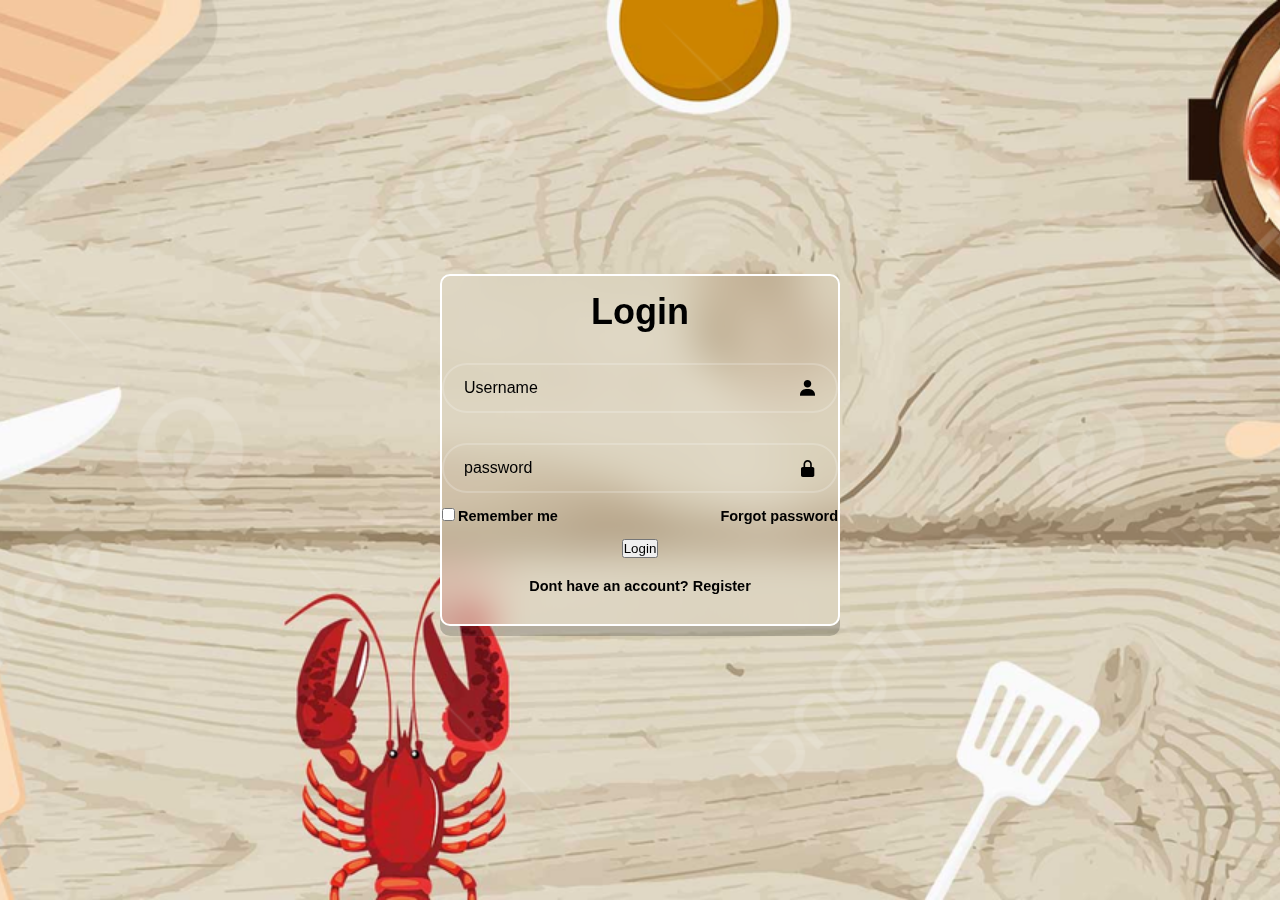
<file: index.html>
<!DOCTYPE html>
<html lang="en">
<head>
    <meta charset="UTF-8">
    <meta name="viewport" content="width=device-width, initial-scale=1.0">
    <title>Login Page</title>
    <link rel="stylesheet" href="signup.css">
    <link href='https://unpkg.com/boxicons@2.1.4/css/boxicons.min.css' rel='stylesheet'>
</head>
<body>
    <div class="wrapper">
        <form action="">
            <h1>Login</h1>
            <div class="input-box">
                <input type="text" placeholder="Username" required>
                <i class='bx bxs-user'></i>
            </div>
            <div class="input-box">
                <input type="password" placeholder="password" required>
                <i class='bx bxs-lock-alt' ></i>
            </div>

            <div class="remember-forgot">
                <label><input type="checkbox">Remember me </label>
                <a href="#">Forgot password</a>
            </div>
            <a href="login.html" ><input type="button" value="Login"></a>
            <div class="register-link">
                <p>Dont have an account? 
                    <a href="#">Register</a>
                </p>
            </div>
        </form>
    </div>
</body>
</html>
</file>
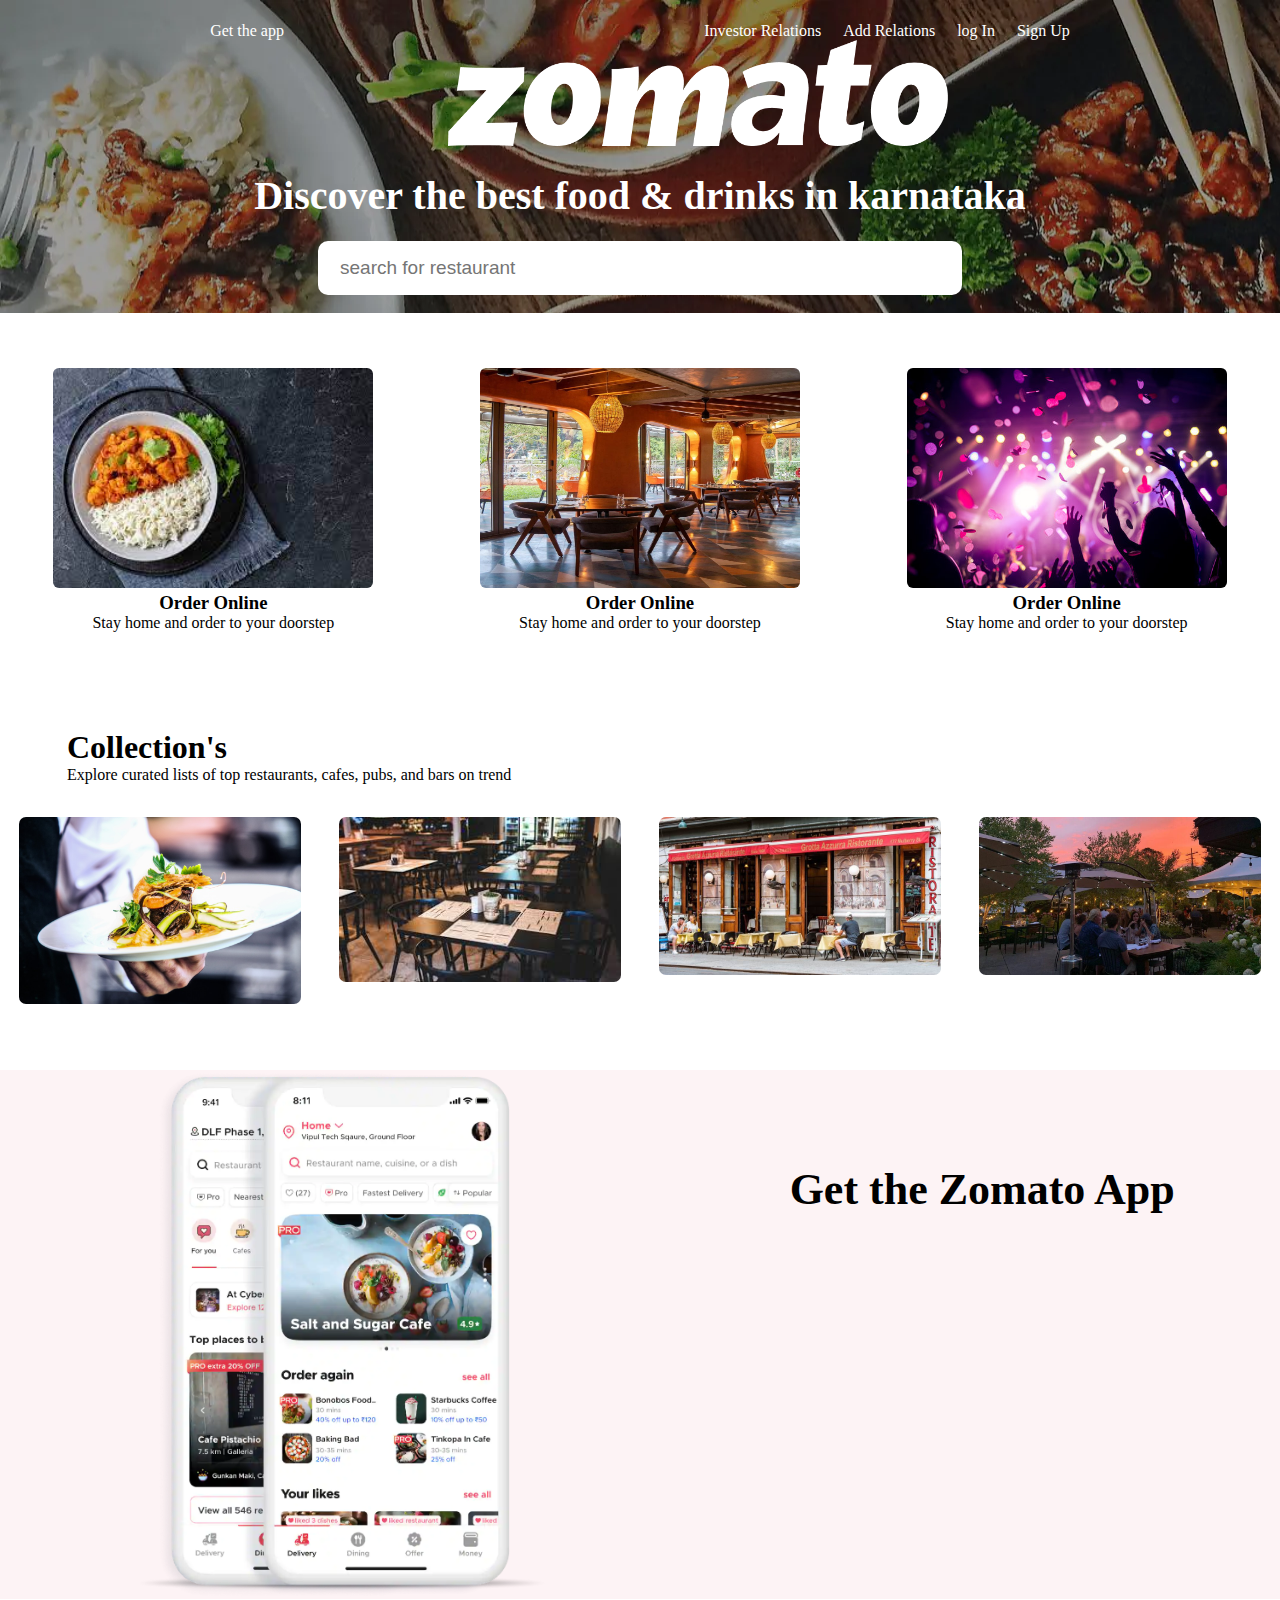
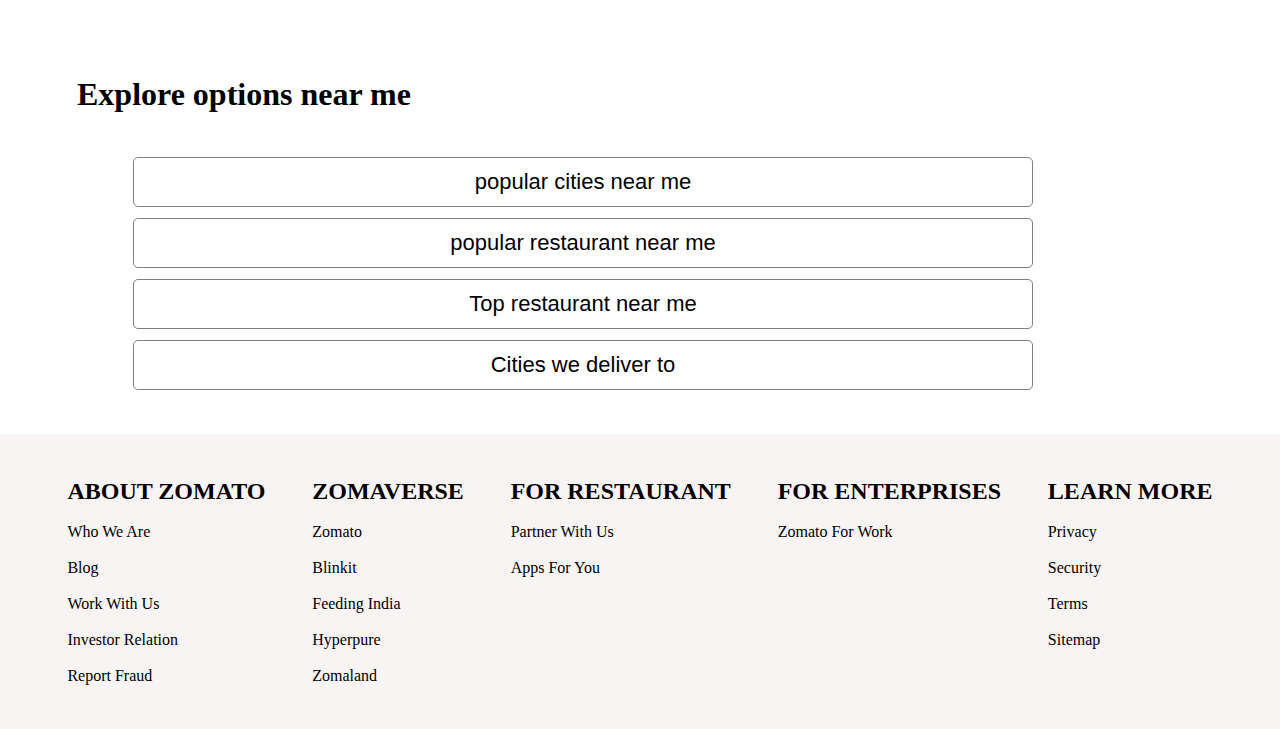
<file: login.html>
<!DOCTYPE html>
<html lang="en">
<head>
    <meta charset="UTF-8">
    <meta name="viewport" content="width=device-width, initial-scale=1.0">
    <title>login Page</title>
    <link rel="stylesheet" href="login.css">
    <link href="">

</head>
<body>
    <div class="nv">
        <nav>
            <p>Get the app</p>
            <div class="right">
                <p>Investor Relations</p>
                <p>Add Relations</p>
                <p>log In</p>
                <p>Sign Up</p>
            </div>
        </nav>

        <div class="Logo"> &nbsp; &nbsp; &nbsp; &nbsp; &nbsp; &nbsp; &nbsp; &nbsp; &nbsp; &nbsp; &nbsp; &nbsp; &nbsp; &nbsp; &nbsp; &nbsp; &nbsp; &nbsp; &nbsp; &nbsp; &nbsp; &nbsp; &nbsp; &nbsp; &nbsp; &nbsp; &nbsp; &nbsp; &nbsp; &nbsp; &nbsp; &nbsp; &nbsp; &nbsp; &nbsp; &nbsp; &nbsp; &nbsp; &nbsp; &nbsp; &nbsp; &nbsp; &nbsp; &nbsp; &nbsp; &nbsp; &nbsp; &nbsp; &nbsp; &nbsp; &nbsp; &nbsp; &nbsp; &nbsp; &nbsp; &nbsp; 
            <img src="z2.webp" alt="" width="500" >

        </div>
        <div class="text">
            <h1>Discover the best food & drinks in karnataka</h1>

        </div>
        <div class="inp">
            <input type="text" placeholder="search for restaurant">
        </div><br>
    </div>
    

    <div class="card">
        <div class="crd">
            <a href="menu.html">
                <img src="rice.jpeg" alt="img" ></a>
            <h3>Order Online</h3>
            <p>Stay home and order to your doorstep</p>
        </div>

            <div class="crd">
                <a href="menu.html">
                <img src="res.jpg" alt=""></a>
                <h3>Order Online</h3>
                <p>Stay home and order to your doorstep</p>
            </div>

                <div class="crd">
                <a href="menu.html">
                    <img src="party.jpg" alt=""></a>
                    <h3>Order Online</h3>
                    <p>Stay home and order to your doorstep</p>
                </div>
    </div>

    <div class="coll">
        <div class="txt">
            <h1>Collection's</h1>
            <p>Explore curated lists of top restaurants, cafes, pubs, and bars on trend</p>
        </div>

        <div class="rest">
            <img src="rrr.jpg" alt="" width="600" height="450">
            <img src="res1.jpeg" alt="">
            <img src="res2.jpg" alt="">
            <img src="res3.jpg" alt="">
        </div>
    </div>
    <div class="app">
        <img src="z6.webp" alt="">
        <h1> Get the  Zomato App </h1>
        
    </div>
   

    <div class="btn">
        <h1>Explore options near me</h1>
        <button>popular cities near me</button>
        <button>popular restaurant near me</button>
        <button>Top restaurant near me</button>
        <button>Cities we deliver to</button>
        
    </div>

    <div class="footer">
        <div class="list">
            <h2>ABOUT ZOMATO</h2><br>
            <p>Who We Are</p><br>
            <p>Blog</p><br>
            <p>Work With Us</p><br>
            <p>Investor Relation</p><br>
            <p>Report Fraud</p>
        </div>

        <div class="list">
            <h2>ZOMAVERSE</h2><br>
            <p>Zomato</p><br>
            <p>Blinkit</p><br>
            <p>Feeding India</p><br>
            <p>Hyperpure</p><br>
            <p>Zomaland</p>
        </div>

        <div class="list">
            <h2>FOR RESTAURANT</h2><br>
            <p>Partner With Us</p><br>
            <p>Apps For You</p><br>
        
        </div>

        <div class="list">
            <h2>FOR ENTERPRISES</h2><br>
            <p>Zomato For Work</p>
            
        </div>

        <div class="list">
            <h2>LEARN MORE</h2><br>
            <p>Privacy</p><br>
            <p>Security</p><br>
            <p>Terms</p><br>
            <p>Sitemap</p>
        </div>
    </div>
</body>
</html>
</file>
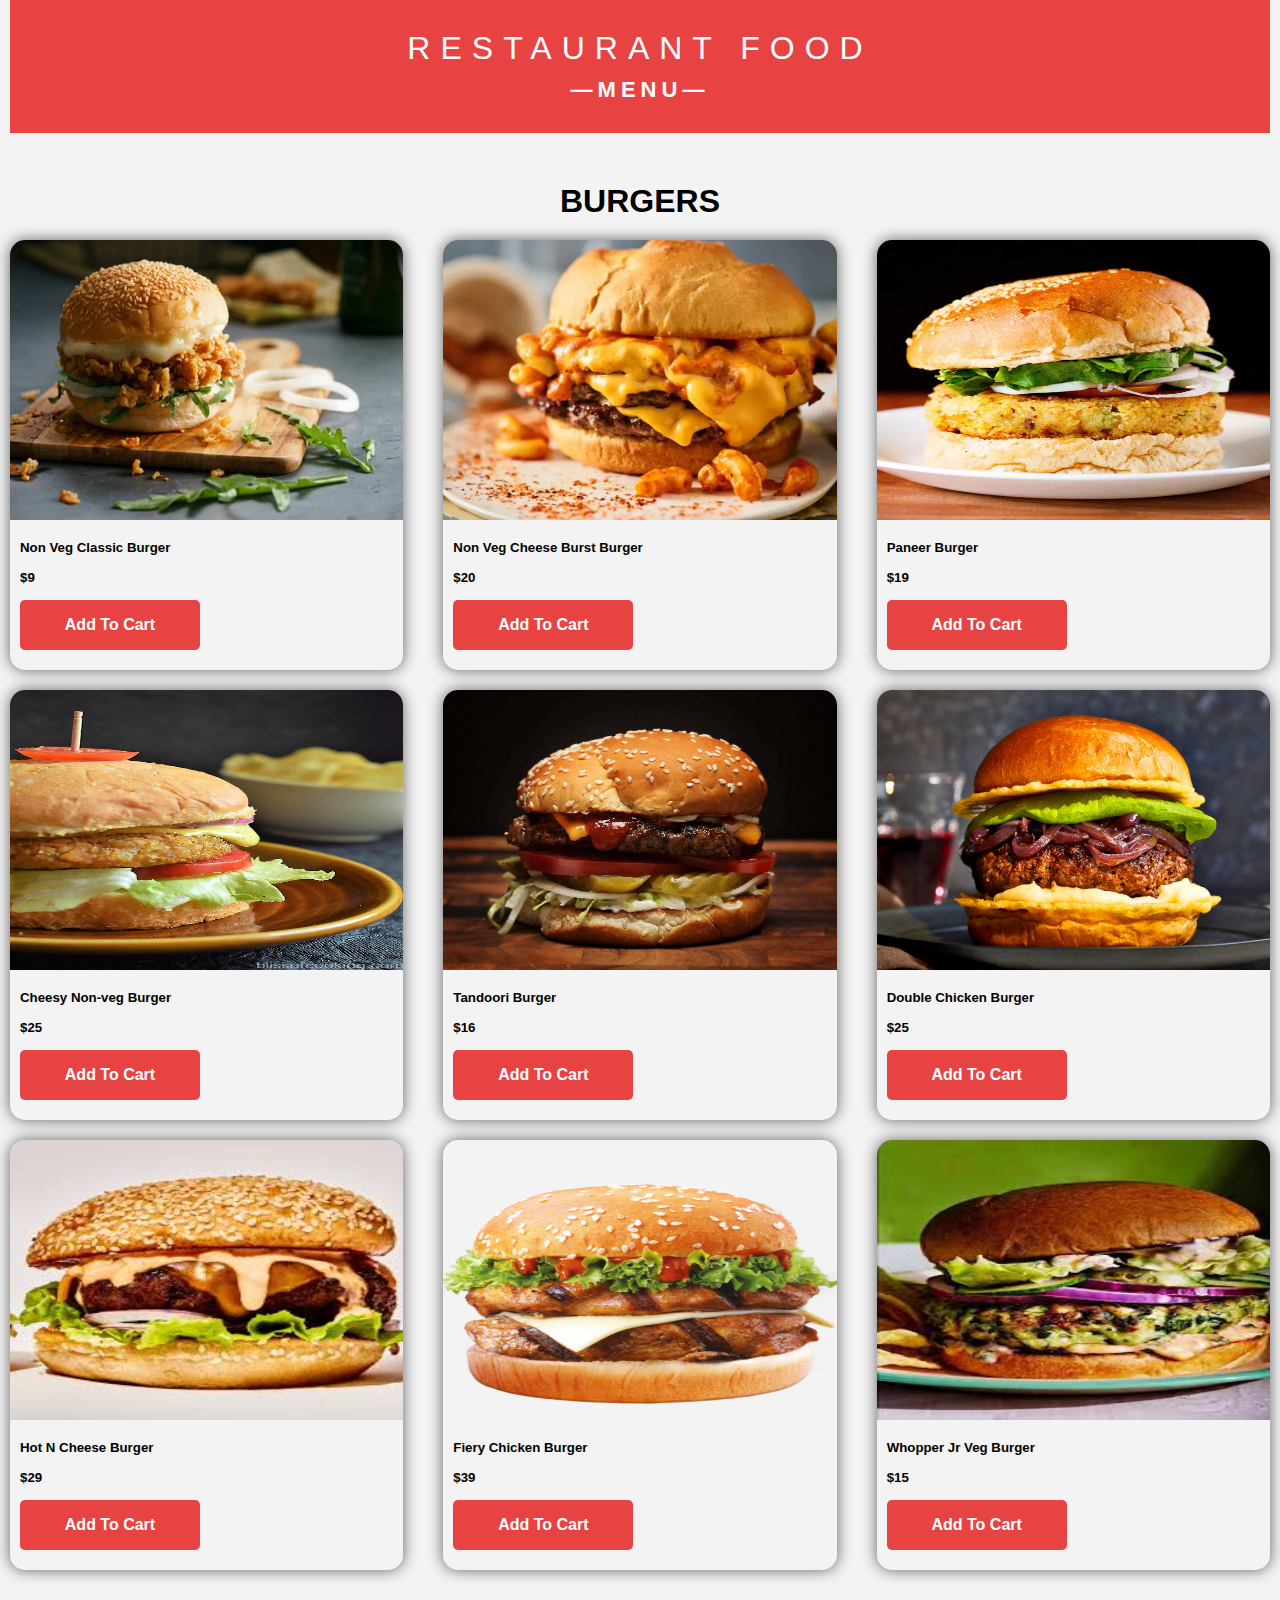
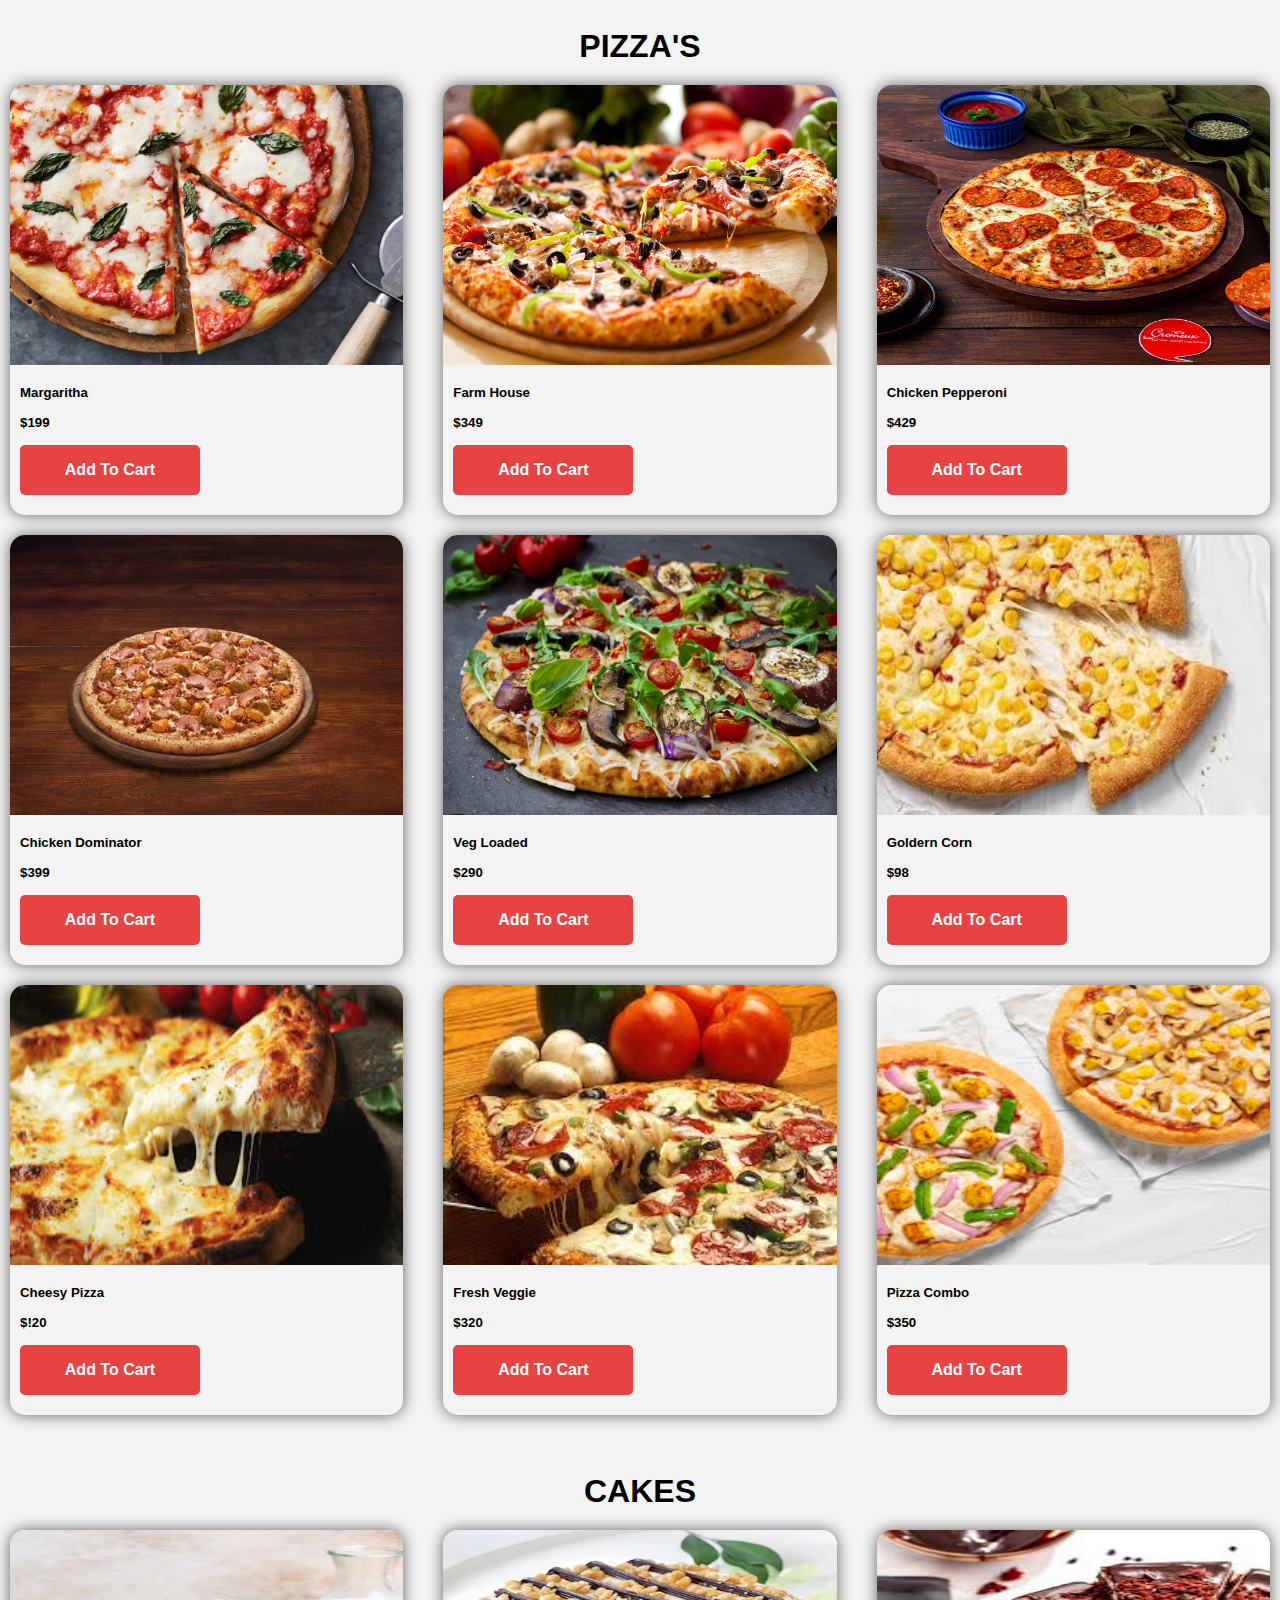
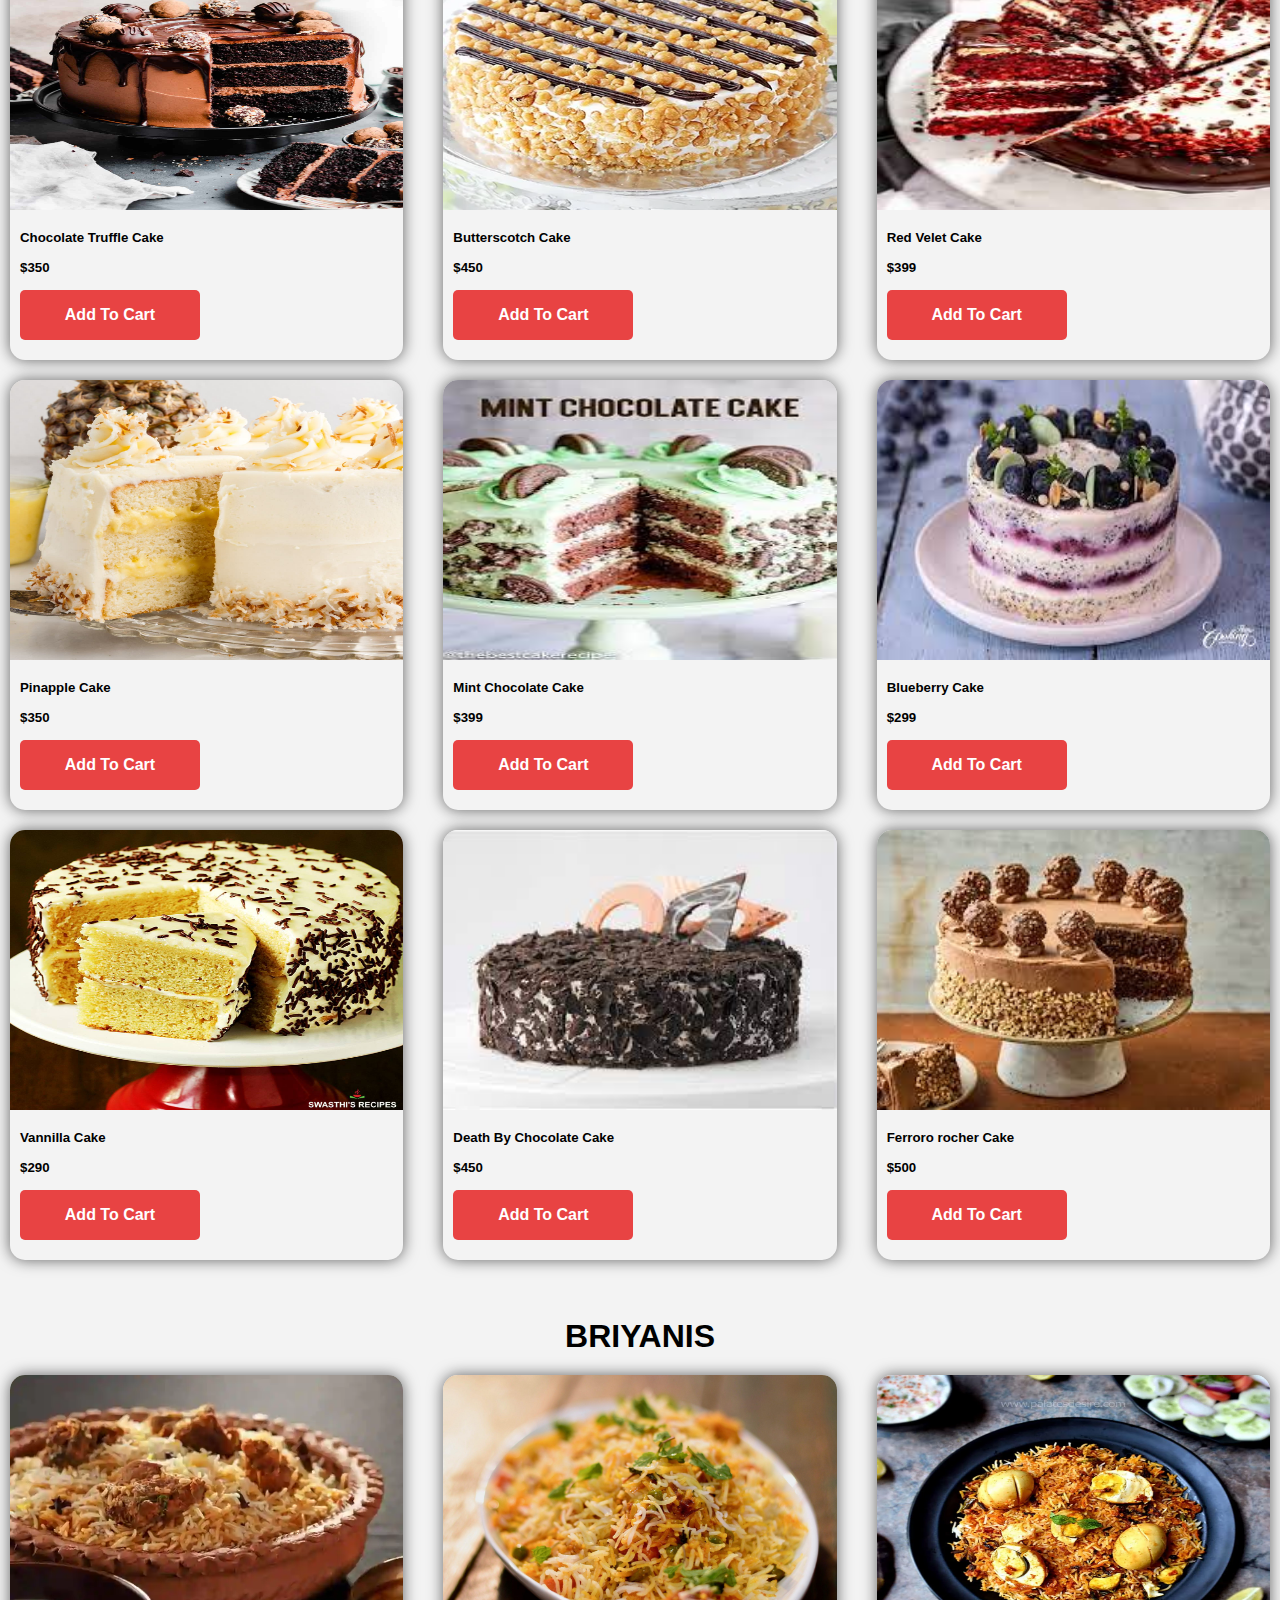
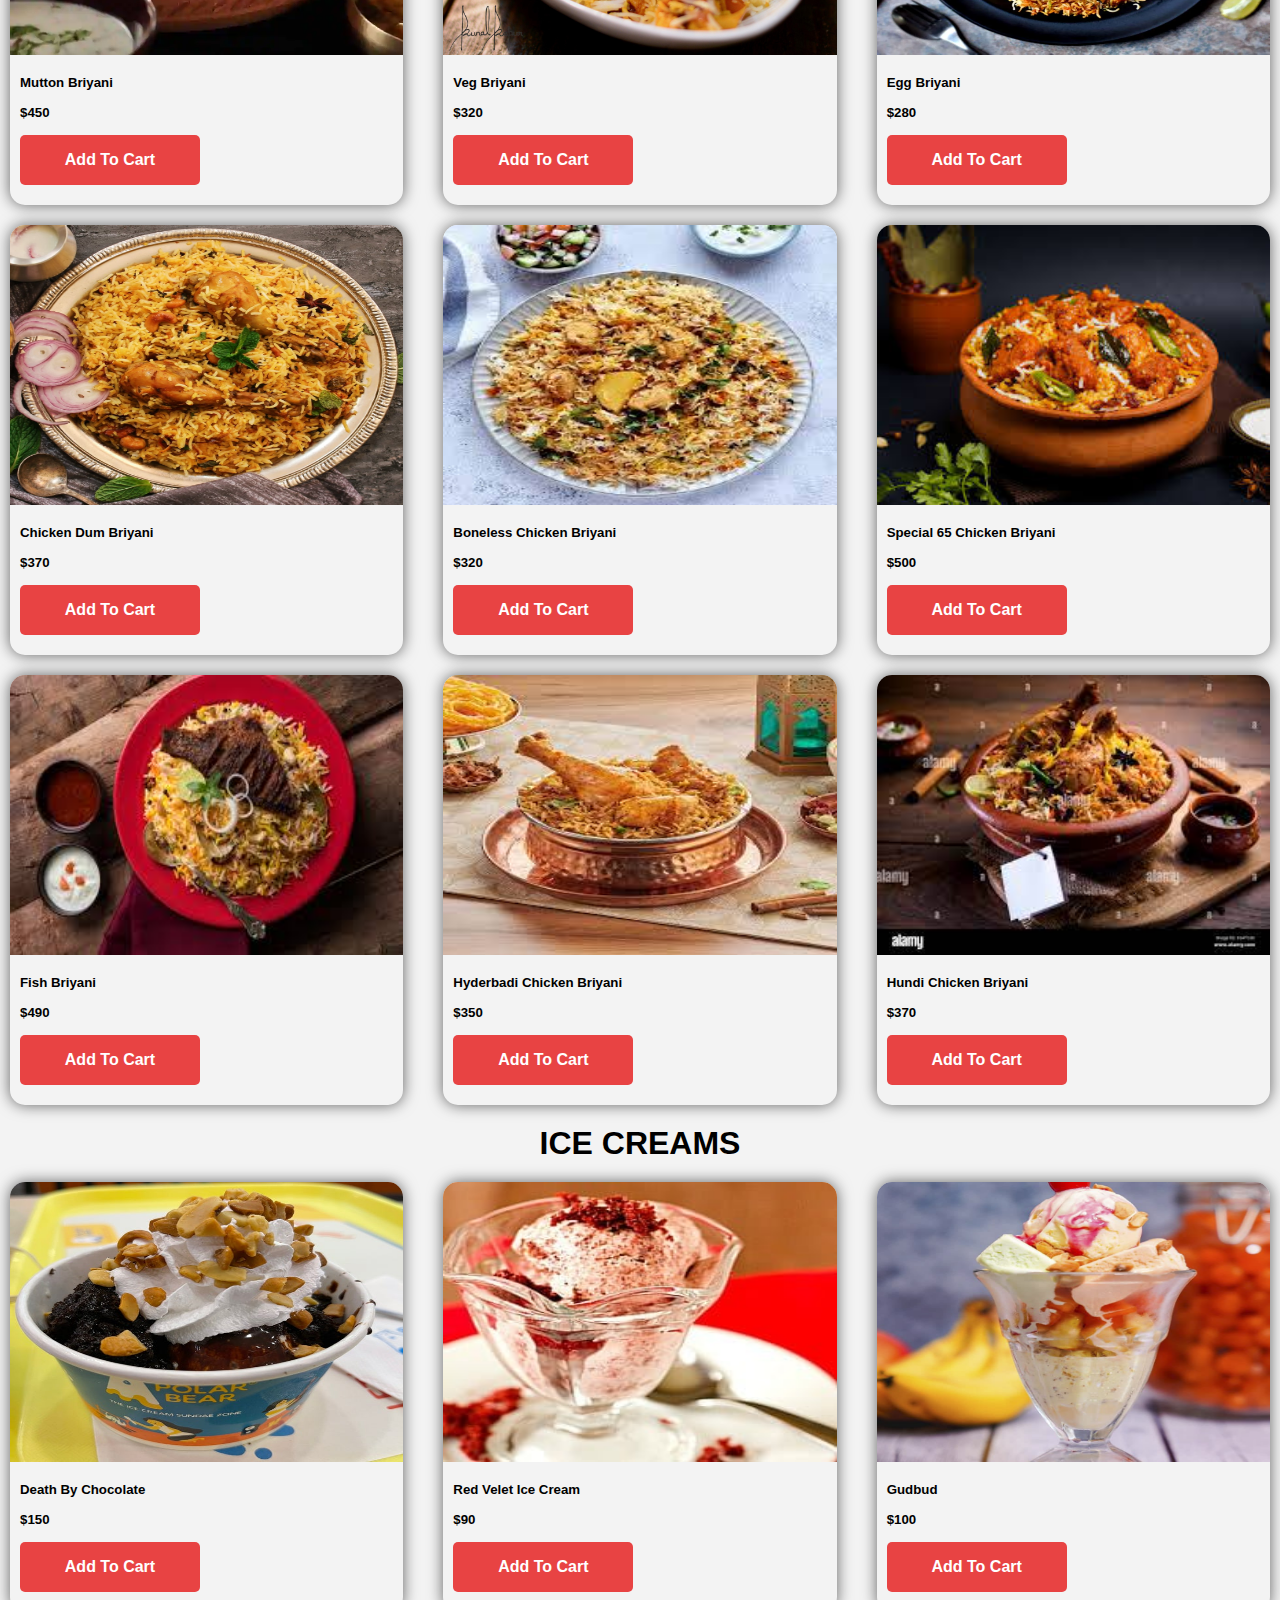
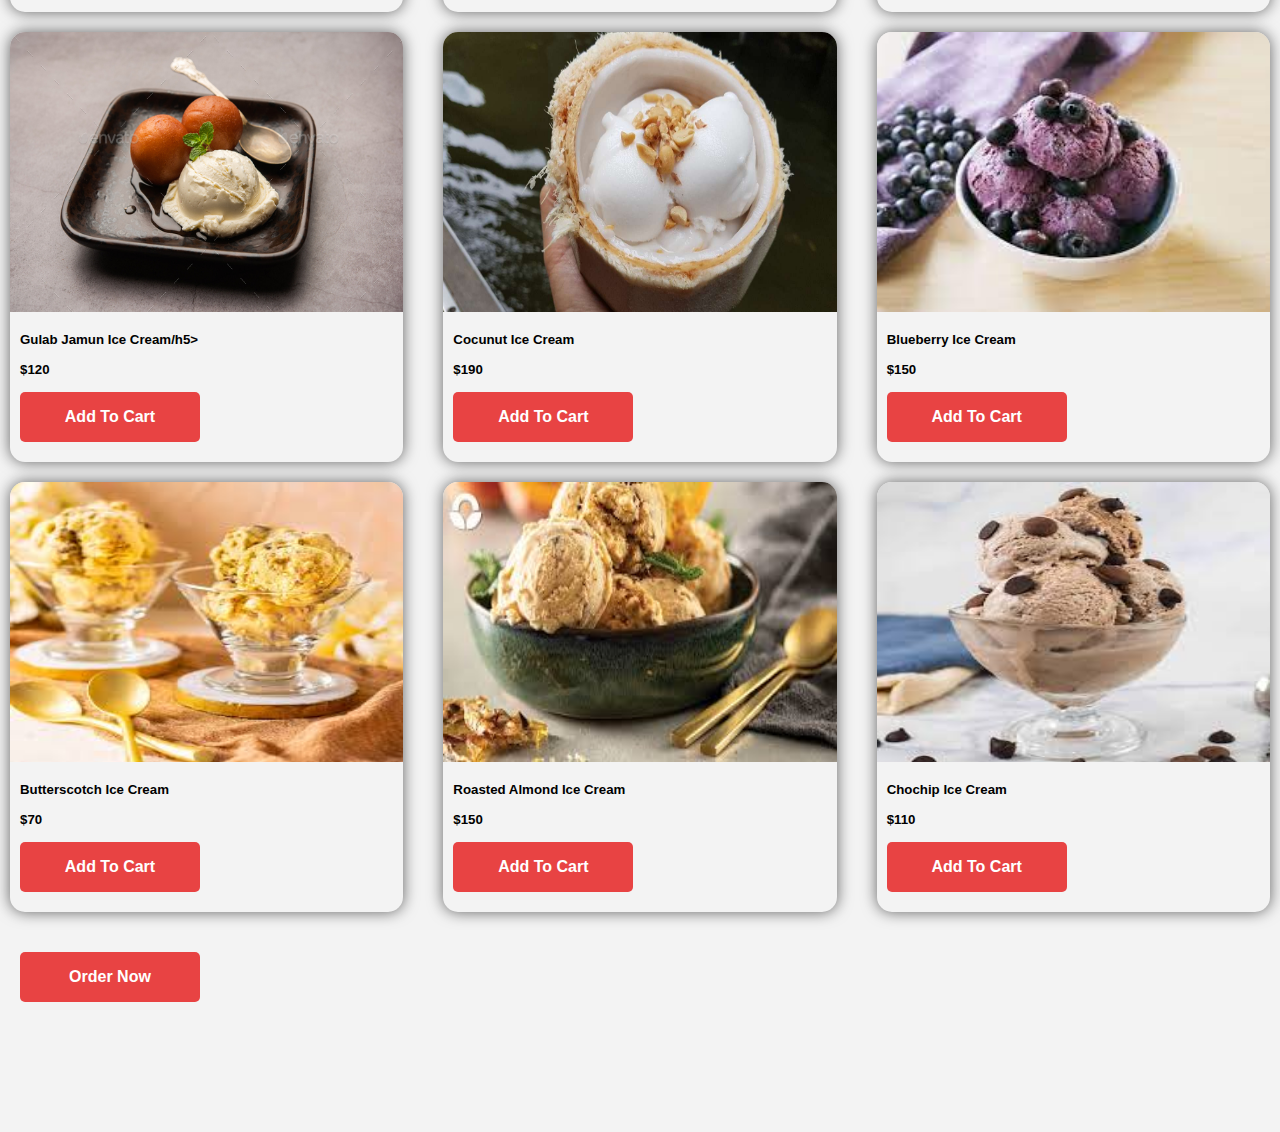
<file: menu.html>
<!DOCTYPE html>
<html lang="en">
<head>
    <meta charset="UTF-8">
    <meta name="viewport" content="width=device-width, initial-scale=1.0">
    <link rel="stylesheet" href="style.css">
    <title>Create a Restaurant food menu</title>
</head>
<body>
    <div class="menu">
        <div class="heading">
            <h1>Restaurant Food</h1>
            <h3>&mdash;Menu&mdash;</h3>
        </div>
        <h1>BURGERS</h1>
        <div class="food-items">
            <img src="bu1.webp" alt="">
            <div class="details">
                <h5> Non Veg Classic Burger</h5>
                <h5 class="price">$9</h5>
                <button>Add To Cart</button>
            </div>

        </div>

        <div class="food-items">
            <img src="bu2.webp" alt="">
            <div class="details">
                <h5>Non Veg Cheese Burst Burger</h5>
                <h5 class="price">$20</h5>
                <button>Add To Cart</button>
            </div>

        </div>

        <div class="food-items">
            <img src="bu3.webp" alt="">
            <div class="details">
                <h5>Paneer Burger</h5>
                <h5 class="price">$19</h5>
                <button>Add To Cart</button>
            </div>

        </div>

        <div class="food-items">
            <img src="bu4.jpg" alt="">
            <div class="details">
                <h5> Cheesy Non-veg Burger</h5>
                <h5 class="price">$25</h5>
                <button>Add To Cart</button>
            </div>

        </div>

        <div class="food-items">
            <img src="bu5.jpg" alt="">
            <div class="details">
                <h5>Tandoori Burger</h5>
                <h5 class="price">$16</h5>
                <button>Add To Cart</button>
            </div>

        </div>

        <div class="food-items">
            <img src="bu6.jpg" alt="">
            <div class="details">
                <h5>Double Chicken Burger</h5>
                <h5 class="price">$25</h5>
                <button>Add To Cart</button>
            </div>

        </div>

        <div class="food-items">
            <img src="bu7.jpeg" alt="">
            <div class="details">
                <h5>Hot N Cheese Burger</h5>
                <h5 class="price">$29</h5>
                <button>Add To Cart</button>
            </div>

        </div>

        <div class="food-items">
            <img src="bur8.png" alt="">
            <div class="details">
                <h5>Fiery Chicken Burger</h5>
                <h5 class="price">$39</h5>
                <button>Add To Cart</button>
            </div>

        </div>

        <div class="food-items">
            <img src="bu9.jpeg" alt="">
            <div class="details">
                <h5>Whopper Jr Veg Burger</h5>
                <h5 class="price">$15</h5>
                <button>Add To Cart</button>
            </div>

        </div><br>
        <h1>PIZZA'S</h1>
        <div class="food-items">
            <img src="pi1.jpg" alt="">
            <div class="details">
                <h5> Margaritha</h5>
                <h5 class="price">$199</h5>
                <button>Add To Cart</button>
            </div>

        </div>
        <div class="food-items">
            <img src="pi2.jpg" alt="">
            <div class="details">
                <h5> Farm House </h5>
                <h5 class="price">$349</h5>
                <button>Add To Cart</button>
            </div>

        </div>
        <div class="food-items">
            <img src="pi3.jpeg" alt="">
            <div class="details">
                <h5> Chicken Pepperoni</h5>
                <h5 class="price">$429</h5>
                <button>Add To Cart</button>
            </div>

        </div>
        <div class="food-items">
            <img src="pi4.jpg" alt="">
            <div class="details">
                <h5> Chicken Dominator</h5>
                <h5 class="price">$399</h5>
                <button>Add To Cart</button>
            </div>

        </div>
        <div class="food-items">
            <img src="pi5.jpg" alt="">
            <div class="details">
                <h5>Veg Loaded </h5>
                <h5 class="price">$290</h5>
                <button>Add To Cart</button>
            </div>

        </div>
        <div class="food-items">
            <img src="pi6.jpeg" alt="">
            <div class="details">
                <h5> Goldern Corn</h5>
                <h5 class="price">$98</h5>
                <button>Add To Cart</button>
            </div>

        </div>
        <div class="food-items">
            <img src="pi7.jpeg" alt="">
            <div class="details">
                <h5> Cheesy Pizza</h5>
                <h5 class="price">$!20</h5>
                <button>Add To Cart</button>
            </div>

        </div>
        <div class="food-items">
            <img src="pi8.jpeg" alt="">
            <div class="details">
                <h5> Fresh Veggie</h5>
                <h5 class="price">$320</h5>
                <button>Add To Cart</button>
            </div>

        </div>
        <div class="food-items">
            <img src="pi9.jpeg" alt="">
            <div class="details">
                <h5> Pizza Combo</h5>
                <h5 class="price">$350</h5>
                <button>Add To Cart</button>
            </div>

        </div><br>
        <h1>CAKES</h1>
        <div class="food-items">
            <img src="c1.jpg" alt="">
            <div class="details">
                <h5>Chocolate Truffle Cake</h5>
                <h5 class="price">$350</h5>
                <button>Add To Cart</button>
            </div>

        </div>
        <div class="food-items">
            <img src="c2.png" alt="">
            <div class="details">
                <h5> Butterscotch Cake</h5>
                <h5 class="price">$450</h5>
                <button>Add To Cart</button>
            </div>

        </div>
        <div class="food-items">
            <img src="c3.jpeg" alt="">
            <div class="details">
                <h5>Red Velet Cake</h5>
                <h5 class="price">$399</h5>
                <button>Add To Cart</button>
            </div>

        </div>
        <div class="food-items">
            <img src="c4.jpg" alt="">
            <div class="details">
                <h5>Pinapple Cake</h5>
                <h5 class="price">$350</h5>
                <button>Add To Cart</button>
            </div>

        </div>
        <div class="food-items">
            <img src="c5.jpeg" alt="">
            <div class="details">
                <h5> Mint Chocolate Cake</h5>
                <h5 class="price">$399</h5>
                <button>Add To Cart</button>
            </div>

        </div>
        <div class="food-items">
            <img src="c7.jpeg" alt="">
            <div class="details">
                <h5> Blueberry Cake</h5>
                <h5 class="price">$299</h5>
                <button>Add To Cart</button>
            </div>

        </div>
        <div class="food-items">
            <img src="cake.jpg" alt="">
            <div class="details">
                <h5> Vannilla Cake</h5>
                <h5 class="price">$290</h5>
                <button>Add To Cart</button>
            </div>

        </div>
        <div class="food-items">
            <img src="c8.jpeg" alt="">
            <div class="details">
                <h5> Death By Chocolate Cake</h5>
                <h5 class="price">$450</h5>
                <button>Add To Cart</button>
            </div>

        </div>
        
        <div class="food-items">
            <img src="c9.jpeg" alt="">
            <div class="details">
                <h5> Ferroro rocher Cake</h5>
                <h5 class="price">$500</h5>
                <button>Add To Cart</button>
            </div>

        </div><br>
        <h1>BRIYANIS</h1>
        <div class="food-items">
            <img src="mutt.webp" alt="">
            <div class="details">
                <h5>Mutton Briyani</h5>
                <h5 class="price">$450</h5>
                <button>Add To Cart</button>
            </div>

        </div>
        <div class="food-items">
            <img src="veg.jpeg" alt="">
            <div class="details">
                <h5>Veg Briyani</h5>
                <h5 class="price">$320</h5>
                <button>Add To Cart</button>
            </div>

        </div>
        <div class="food-items">
            <img src="egg.webp" alt="">
            <div class="details">
                <h5>Egg Briyani</h5>
                <h5 class="price">$280</h5>
                <button>Add To Cart</button>
            </div>

        </div>
        <div class="food-items">
            <img src="b2.jpg" alt="">
            <div class="details">
                <h5>Chicken Dum Briyani</h5>
                <h5 class="price">$370</h5>
                <button>Add To Cart</button>
            </div>

        </div>
        <div class="food-items">
            <img src="b3.jpeg" alt="">
            <div class="details">
                <h5>Boneless Chicken Briyani</h5>
                <h5 class="price">$320</h5>
                <button>Add To Cart</button>
            </div>

        </div>
        <div class="food-items">
            <img src="b4.jpeg" alt="">
            <div class="details">
                <h5>Special 65 Chicken Briyani</h5>
                <h5 class="price">$500</h5>
                <button>Add To Cart</button>
            </div>

        </div>
        <div class="food-items">
            <img src="b5.jpeg" alt="">
            <div class="details">
                <h5>Fish Briyani</h5>
                <h5 class="price">$490</h5>
                <button>Add To Cart</button>
            </div>

        </div>
        <div class="food-items">
            <img src="b6.jpeg" alt="">
            <div class="details">
                <h5>Hyderbadi Chicken  Briyani</h5>
                <h5 class="price">$350</h5>
                <button>Add To Cart</button>
            </div>

        </div>
        <div class="food-items">
            <img src="b7.jpeg" alt="">
            <div class="details">
                <h5>Hundi Chicken Briyani</h5>
                <h5 class="price">$370</h5>
                <button>Add To Cart</button>
            </div>

        </div>
        <h1>ICE CREAMS</h1>
        <div class="food-items">
            <img src="i1.jpg" alt="">
            <div class="details">
                <h5>Death By Chocolate</h5>
                <h5 class="price">$150</h5>
                <button>Add To Cart</button>
            </div>

        </div>
        <div class="food-items">
            <img src="i2.jpg" alt="">
            <div class="details">
                <h5>Red Velet Ice Cream</h5>
                <h5 class="price">$90</h5>
                <button>Add To Cart</button>
            </div>

        </div>
        <div class="food-items">
            <img src="i3.jpg" alt="">
            <div class="details">
                <h5>Gudbud</h5>
                <h5 class="price">$100</h5>
                <button>Add To Cart</button>
            </div>

        </div>
        <div class="food-items">
            <img src="i4.jpg" alt="">
            <div class="details">
                <h5>Gulab Jamun Ice Cream/h5>
                <h5 class="price">$120</h5>
                <button>Add To Cart</button>
            </div>

        </div>
        <div class="food-items">
            <img src="i5.jpg" alt="">
            <div class="details">
                <h5>Cocunut Ice Cream</h5>
                <h5 class="price">$190</h5>
                <button>Add To Cart</button>
            </div>

        </div>
        <div class="food-items">
            <img src="i6.jpeg" alt="">
            <div class="details">
                <h5>Blueberry Ice Cream</h5>
                <h5 class="price">$150</h5>
                <button>Add To Cart</button>
            </div>

        </div>
        <div class="food-items">
            <img src="i7.jpeg" alt="">
            <div class="details">
                <h5>Butterscotch Ice Cream</h5>
                <h5 class="price">$70</h5>
                <button>Add To Cart</button>
            </div>

        </div>
        <div class="food-items">
            <img src="i8.jpeg" alt="">
            <div class="details">
                <h5>Roasted Almond Ice Cream</h5>
                <h5 class="price">$150</h5>
                <button>Add To Cart</button>
            </div>

        </div>
        <div class="food-items">
            <img src="i9.jpeg" alt="">
            <div class="details">
                <h5>Chochip Ice Cream</h5>
                <h5 class="price">$110</h5>
                <button>Add To Cart</button>
    
            </div>
            

        </div>
        <div class="details">
     <button>Order Now </button>
        </div>



    </div>
   
</body>
</html>
</file>
<file: signup.css>
*{
    margin: 0;
    padding: 0;
    box-sizing: border-box;
    font-family: "Poppins",sans-serif;
}
body{
    display: flex;
    justify-content: center;
    align-items: center;
    min-height: 100vh;
    background: url(bg.jpg) no-repeat;
    background-size: cover;
    background-position: center;

}
.wrapper{
    width: 420px;
    background: transparent;
    border: 2px solid rgba(255, 255, 255, .2);
    backdrop-filter: blur(20px);
    box-shadow: 0 10px rgba(0, 0, 0, .2);
    color: black;
    border-radius: 10px;
    padding: 30px 40px;

    position: relative;
    width: 400px;
    padding: 15px 0;
    text-align: center;
    margin: 20px 10 px;
    font-weight: bold;
    border: 2px solid #fff;
    background: transparent;
    color:black;
    cursor: pointer;
    overflow: hidden;


}


.wrapper h1{
    font-size: 36px;
    text-align: center;

}
.wrapper .input-box{
    position: relative;
    width: 100%;
    height: 50px;
    margin: 30px 0;


}
.input-box input{
    width: 100%;
    height: 100%;
    background: transparent;
    border: none;
    outline: none;
    border: 2px solid rgba(255, 255, 255, .2);
    border-radius: 40px;
    font-size: 16px;
    color: black;
    padding: 20px 45px 20px 20px;

}
.input-box input::placeholder{
    color: black;

}
.input-box i{
    position: absolute;
    right: 20px;
    top: 50%;
    transform: translateY(-50%);
    font-size: 20px;
}
.wrapper .remember-forgot{
    display: flex;
    justify-content: space-between;
    font-size: 14.5px;
    margin: -15px 0 15px;

    
}


.remember-forgot label input{
    accent-color: black;
    margin-right: 3px;

}
.remember-forgot a{
    color: black;
    text-decoration: none;

}
.remember-forgot a:hover{
    text-decoration: underline;

}
.wrapper .btn{
    width: 100%;
    height: 45px;
    background: #fff;
    border: none;
    outline: none;
    border-radius: 40px;
    box-shadow: 0 0 10px rgba(0, 0, 0, .1);
    cursor: pointer;
    font-size: 16px;
    color: #333;
    font-weight: 600;

}
.wrapper .register-link{
    font-size: 14.5px;
    text-align: center;
    margin: 20px 0 15px;

}
.register-link p a{
    color: black;
    text-decoration: none;
    font-weight: 600;

}
.register-link p a:hover{
    text-decoration: underline;

}
</file>
<file: login.css>
*{
    margin:0%;
    padding:0%;
}

.nv{
    background-image: url(z1.webp);
    width: 100%;
    height: 400%
}

.nv nav{
    display:flex;
    justify-content: center;
    justify-content: space-around;
    color: white;
   
}

.nv nav .right{
    display: flex;
}

nav p{
    margin-inline: 11px;
    margin-top: 22px;
}

.nv .logo{
    text-align: center;
}


.nv .logo img{
    width:42% ;
    margin-top: 66px;
}

.nv .inp{
    text-align: center;
}

.nv .text{
    text-align: center;
    color: white;
    margin-top: 22px;
    font-size: 20px;
}

.nv .inp input{
    width: 600px;
    height: 10px;
    font-size:19px ;
    padding: 22px;
    border-radius: 10px;
    border: none;
    outline: none;
    margin-top: 22px;
}

.card{
    display: flex;
    justify-content: center;
    text-align: center;
    justify-content: space-around;
}

.card .crd img{
    width: 320px;
    height: 220px;
    border-radius: 6px;
    margin-top: 55px;

}

.coll .txt{
    margin-left: 34px;
    margin-top: 64px;
    padding: 33px;
}

.coll .rest{
    display: flex;
    justify-content: center;
    justify-content: space-around;
}

.rest img{
    width: 22%;
    height: 20%;
    border-radius: 7px;
}

.app{
    display: flex;
    justify-content: center;
    justify-content: space-around;
    background-color: rgb(253, 243, 245);
    margin-top: 66px;
    
   

}

.app h1{
    margin-top: 94px;
    font-size: 44px;
    
}

.app img{
    width: 37%;

}

.btn h1{
    margin-left: 44px;
    margin-top: 44px;
    padding: 33px;
}

.btn button{
    width: 900px;
    height: 50px;
    background-color: white;
    border: 1px solid gray;
    border-radius: 5px;
    margin-top: 11px;
    margin-left: 133px;
    font-size: 22px;
}

.footer{
    display: flex;
    justify-content: center;
    justify-content: space-around;
    background-color: rgb(248, 244, 244);
    margin-top: 44px;
    padding: 44px;
}
</file>
<file: style.css>
*{
    padding: 0;
    margin: 0;
    box-sizing: border-box;
}
    

body{
    background: #f3f3f3;
    font-family: 'poppins',sans-serif

}

.menu{
    padding: 0 10px 30px 10px;
    display: grid;
    grid-template-columns: repeat(auto-fit,minmax(350px,1fr));
    grid-gap: 20px 40px;
}

.heading{
    background:  #e84343;
    color: #fff;
    margin-bottom: 30px;
    padding: 30px 0;
    grid-column: 1/-1;
    text-align: center;
}

.heading>h1{
    font-weight: 400;
    font-size: 32px;
    letter-spacing: 10px;
    margin-bottom: 10px;
    text-transform: uppercase;
}

.heading>h3{
    font-weight: 600;
    font-size: 22px;
    letter-spacing: 5px;
    text-transform: uppercase;
}

.food-items{
    display: grid;
    position: relative;
    grid-template-rows: auto 1fr;
    border-radius: 15px;
    box-shadow: 0 0 15px rgba(0, 0, 0, 0.6);
    transition: .2s ease-in-out;
}

.food-items img{
    position: relative;
    width: 100%;
    height: 280px;
    border-radius: 15px 15px 0 0;
    cursor: pointer;
}

h1{
    grid-column: 1/-1;
    text-align: center;
}

.details{
    padding: 20px 10px;
    display: grid;
    grid-template-rows: auto 1fr 50px;
    grid-row-gap: 15px;
}

.details-sub{
    display: grid;
    grid-template-columns: auto auto;
}

.details-sub>h5{
    font-weight: 600;
    font-size: 18px;
}

.details>button{
    background: #e84343;
    border: none;
    color: #fff;
    font-size: 16px;
    font-weight: 600;
    border-radius: 5px;
    width: 180px;
    height: 50px;  
    cursor: pointer;
}

.details>button:hover{
    background: #fc0101;
}
</file>
